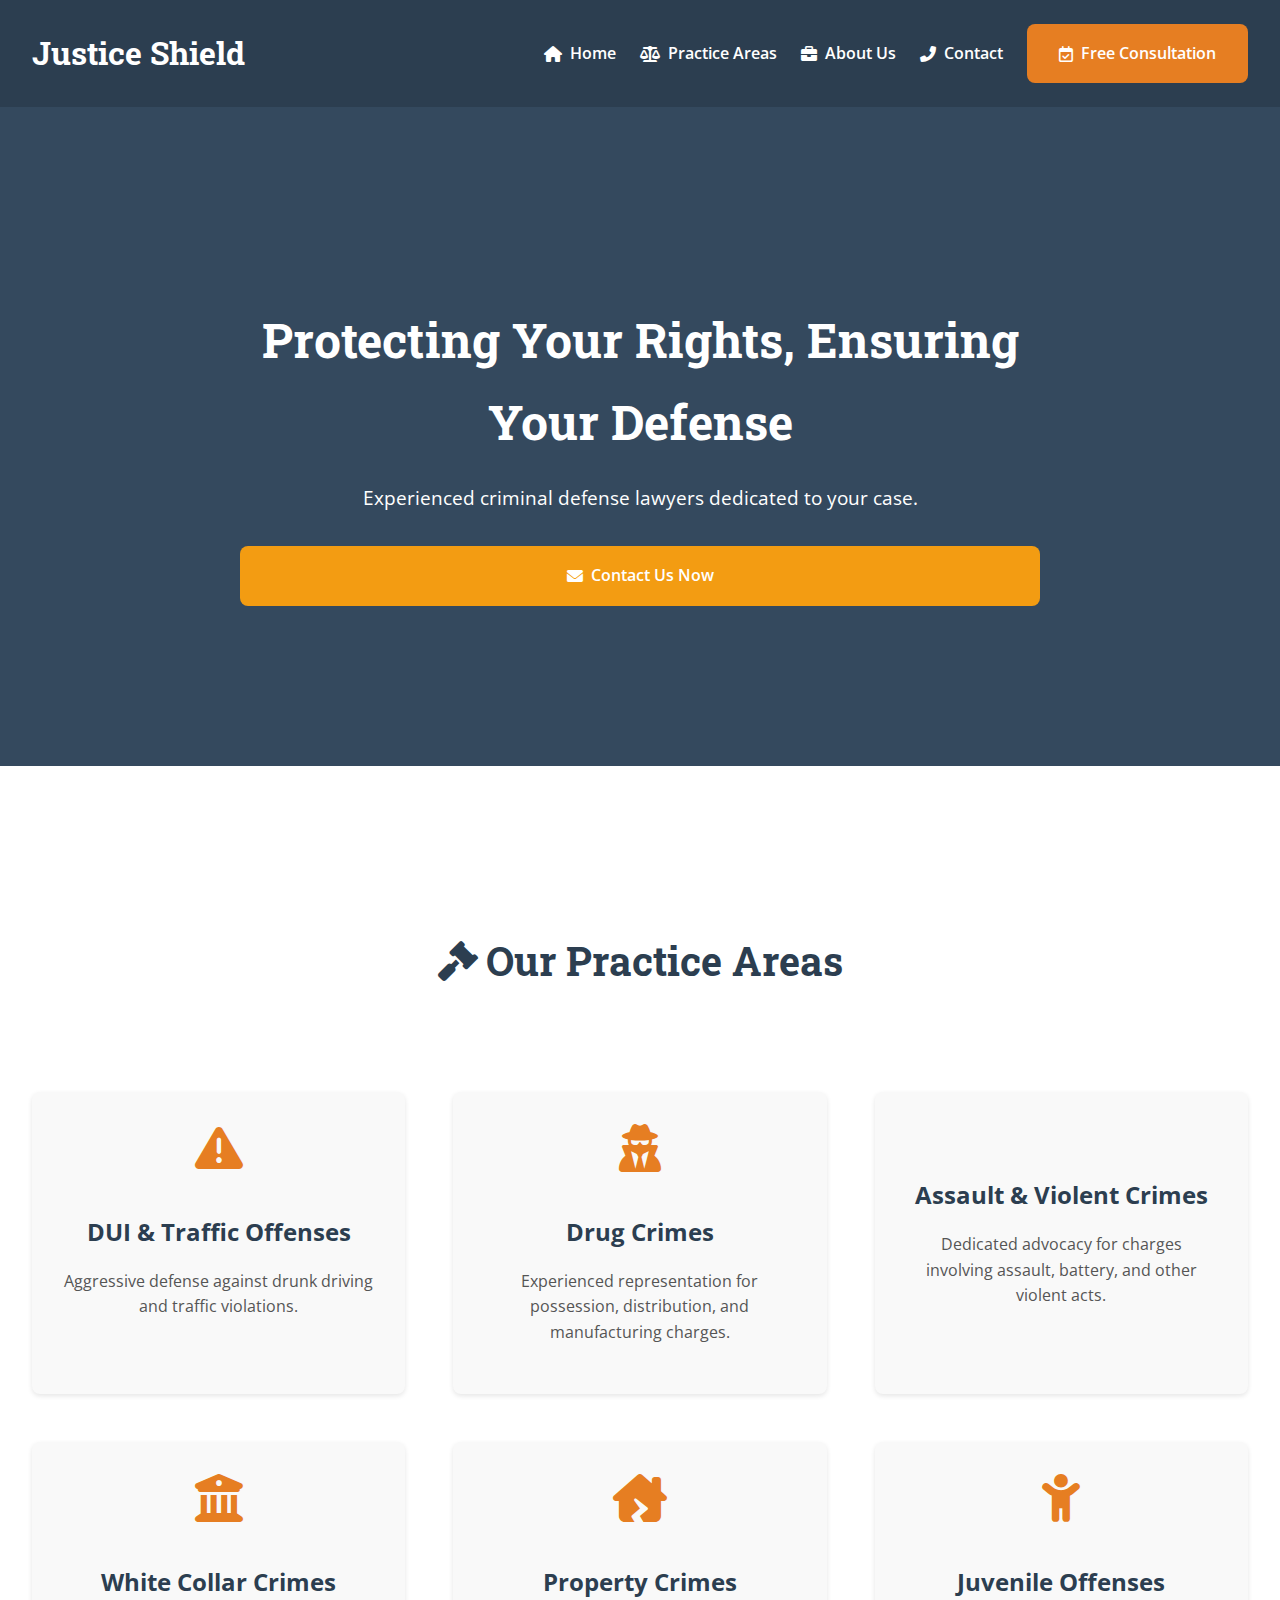
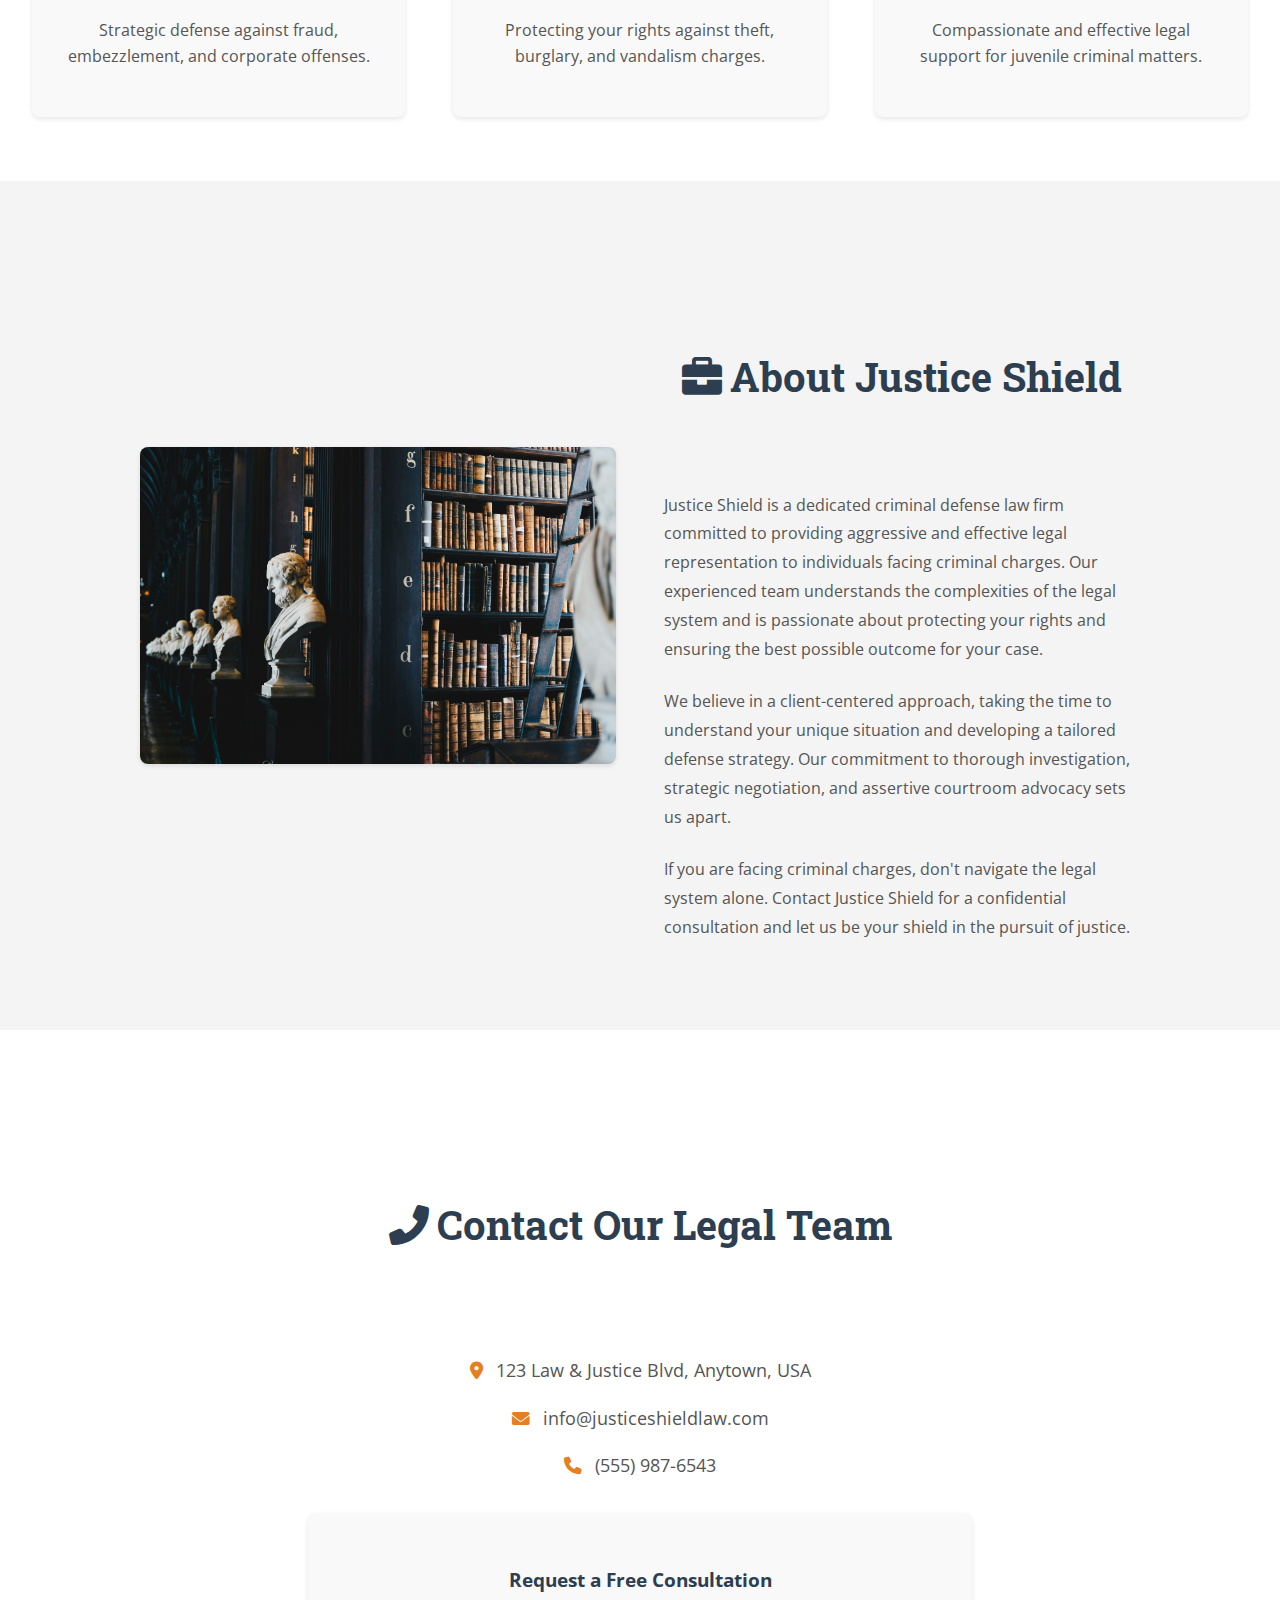
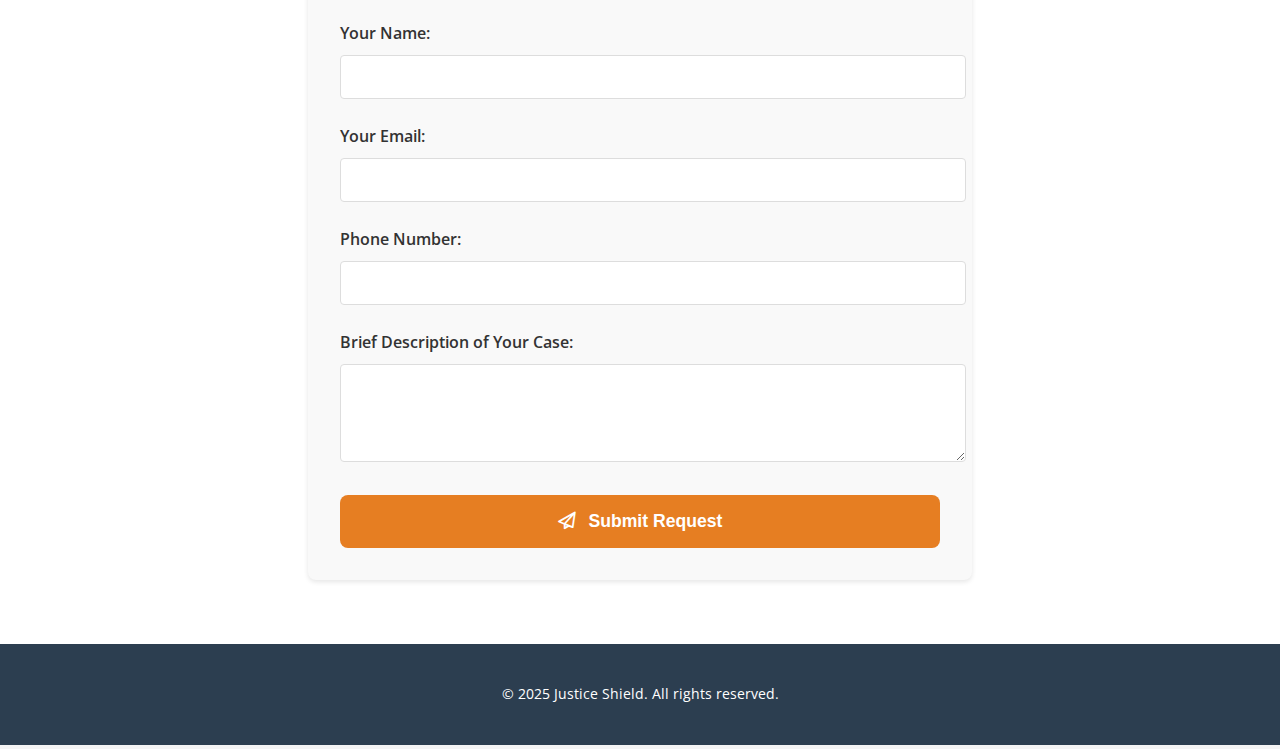
<file: CriminalDefenseAdvocates/index.html>
<!DOCTYPE html>
<html lang="en">
  <head>
    <meta charset="UTF-8" />
    <meta name="viewport" content="width=device-width, initial-scale=1.0" />
    <title>Justice Shield - Your Criminal Defense Advocates</title>
    <link
      href="https://fonts.googleapis.com/css2?family=Roboto+Slab:wght@400;700&family=Open+Sans:wght@400;600&display=swap"
      rel="stylesheet"
    />
    <link
      rel="stylesheet"
      href="https://cdnjs.cloudflare.com/ajax/libs/font-awesome/6.0.0-beta3/css/all.min.css"
    />
    <link rel="stylesheet" href="style.css" />
    <link rel="icon" href="/images/favicon.png" type="image/png" />
  </head>
  <body>
    <header>
      <div class="logo">
        <span class="logo-text">Justice Shield</span>
      </div>
      <nav>
        <ul>
          <li>
            <a href="#home"><i class="fas fa-home"></i> Home</a>
          </li>
          <li>
            <a href="#practice-areas"
              ><i class="fas fa-balance-scale"></i> Practice Areas</a
            >
          </li>
          <li>
            <a href="#about"><i class="fas fa-briefcase"></i> About Us</a>
          </li>
          <li>
            <a href="#contact"><i class="fas fa-phone-alt"></i> Contact</a>
          </li>
          <li class="cta">
            <a href="#consultation" class="btn btn-primary"
              ><i class="far fa-calendar-check"></i> Free Consultation</a
            >
          </li>
        </ul>
      </nav>
    </header>
    <section id="hero">
      <div class="hero-content">
        <h1>Protecting Your Rights, Ensuring Your Defense</h1>
        <p>Experienced criminal defense lawyers dedicated to your case.</p>
        <a href="#contact" class="btn btn-secondary"
          ><i class="fas fa-envelope"></i> Contact Us Now</a
        >
      </div>
    </section>

    <section id="practice-areas">
      <h2 class="section-title">
        <i class="fas fa-gavel"></i> Our Practice Areas
      </h2>
      <div class="practice-grid">
        <div class="practice-item">
          <i class="fas fa-exclamation-triangle"></i>
          <h3>DUI & Traffic Offenses</h3>
          <p>
            Aggressive defense against drunk driving and traffic violations.
          </p>
        </div>
        <div class="practice-item">
          <i class="fas fa-user-secret"></i>
          <h3>Drug Crimes</h3>
          <p>
            Experienced representation for possession, distribution, and
            manufacturing charges.
          </p>
        </div>
        <div class="practice-item">
          <i class="fas fa-handcuffs"></i>
          <h3>Assault & Violent Crimes</h3>
          <p>
            Dedicated advocacy for charges involving assault, battery, and other
            violent acts.
          </p>
        </div>
        <div class="practice-item">
          <i class="fas fa-building-columns"></i>
          <h3>White Collar Crimes</h3>
          <p>
            Strategic defense against fraud, embezzlement, and corporate
            offenses.
          </p>
        </div>
        <div class="practice-item">
          <i class="fas fa-house-damage"></i>
          <h3>Property Crimes</h3>
          <p>
            Protecting your rights against theft, burglary, and vandalism
            charges.
          </p>
        </div>
        <div class="practice-item">
          <i class="fas fa-child"></i>
          <h3>Juvenile Offenses</h3>
          <p>
            Compassionate and effective legal support for juvenile criminal
            matters.
          </p>
        </div>
      </div>
    </section>

    <section id="about">
      <div class="about-container">
        <div class="about-image">
          <img
            src="images/lowyer.jpg"
            alt="Law Office Interior"
          />
        </div>
        <div class="about-text">
          <h2 class="section-title">
            <i class="fas fa-briefcase"></i> About Justice Shield
          </h2>
          <p>
            Justice Shield is a dedicated criminal defense law firm committed to
            providing aggressive and effective legal representation to
            individuals facing criminal charges. Our experienced team
            understands the complexities of the legal system and is passionate
            about protecting your rights and ensuring the best possible outcome
            for your case.
          </p>
          <p>
            We believe in a client-centered approach, taking the time to
            understand your unique situation and developing a tailored defense
            strategy. Our commitment to thorough investigation, strategic
            negotiation, and assertive courtroom advocacy sets us apart.
          </p>
          <p>
            If you are facing criminal charges, don't navigate the legal system
            alone. Contact Justice Shield for a confidential consultation and
            let us be your shield in the pursuit of justice.
          </p>
        </div>
      </div>
    </section>

    <section id="contact">
      <h2 class="section-title">
        <i class="fas fa-phone-alt"></i> Contact Our Legal Team
      </h2>
      <div class="contact-details">
        <p>
          <i class="fas fa-map-marker-alt"></i> 123 Law & Justice Blvd, Anytown,
          USA
        </p>
        <p><i class="fas fa-envelope"></i> info@justiceshieldlaw.com</p>
        <p><i class="fas fa-phone"></i> (555) 987-6543</p>
      </div>
      <div class="contact-form">
        <h3>Request a Free Consultation</h3>
        <form id="consultation-form">
          <div class="form-group">
            <label for="name">Your Name:</label>
            <input type="text" id="name" name="name" required />
          </div>
          <div class="form-group">
            <label for="email">Your Email:</label>
            <input type="email" id="email" name="email" required />
          </div>
          <div class="form-group">
            <label for="phone">Phone Number:</label>
            <input type="tel" id="phone" name="phone" />
          </div>
          <div class="form-group">
            <label for="message">Brief Description of Your Case:</label>
            <textarea id="message" name="message" rows="4" required></textarea>
          </div>
          <button type="submit" class="btn btn-primary">
            <i class="far fa-paper-plane"></i> Submit Request
          </button>
        </form>
      </div>
    </section>

    <section id="consultation" class="hidden">
      <h2 class="section-title">
        <i class="far fa-calendar-check"></i> Schedule Your Free Consultation
      </h2>
      <p>
        Thank you for requesting a free consultation. Please fill out the form
        below, and a member of our team will contact you shortly to schedule a
        convenient time.
      </p>
    </section>

    <footer>
      <p>&copy; 2025 Justice Shield. All rights reserved.</p>
    </footer>
  </body>
</html>
</file>
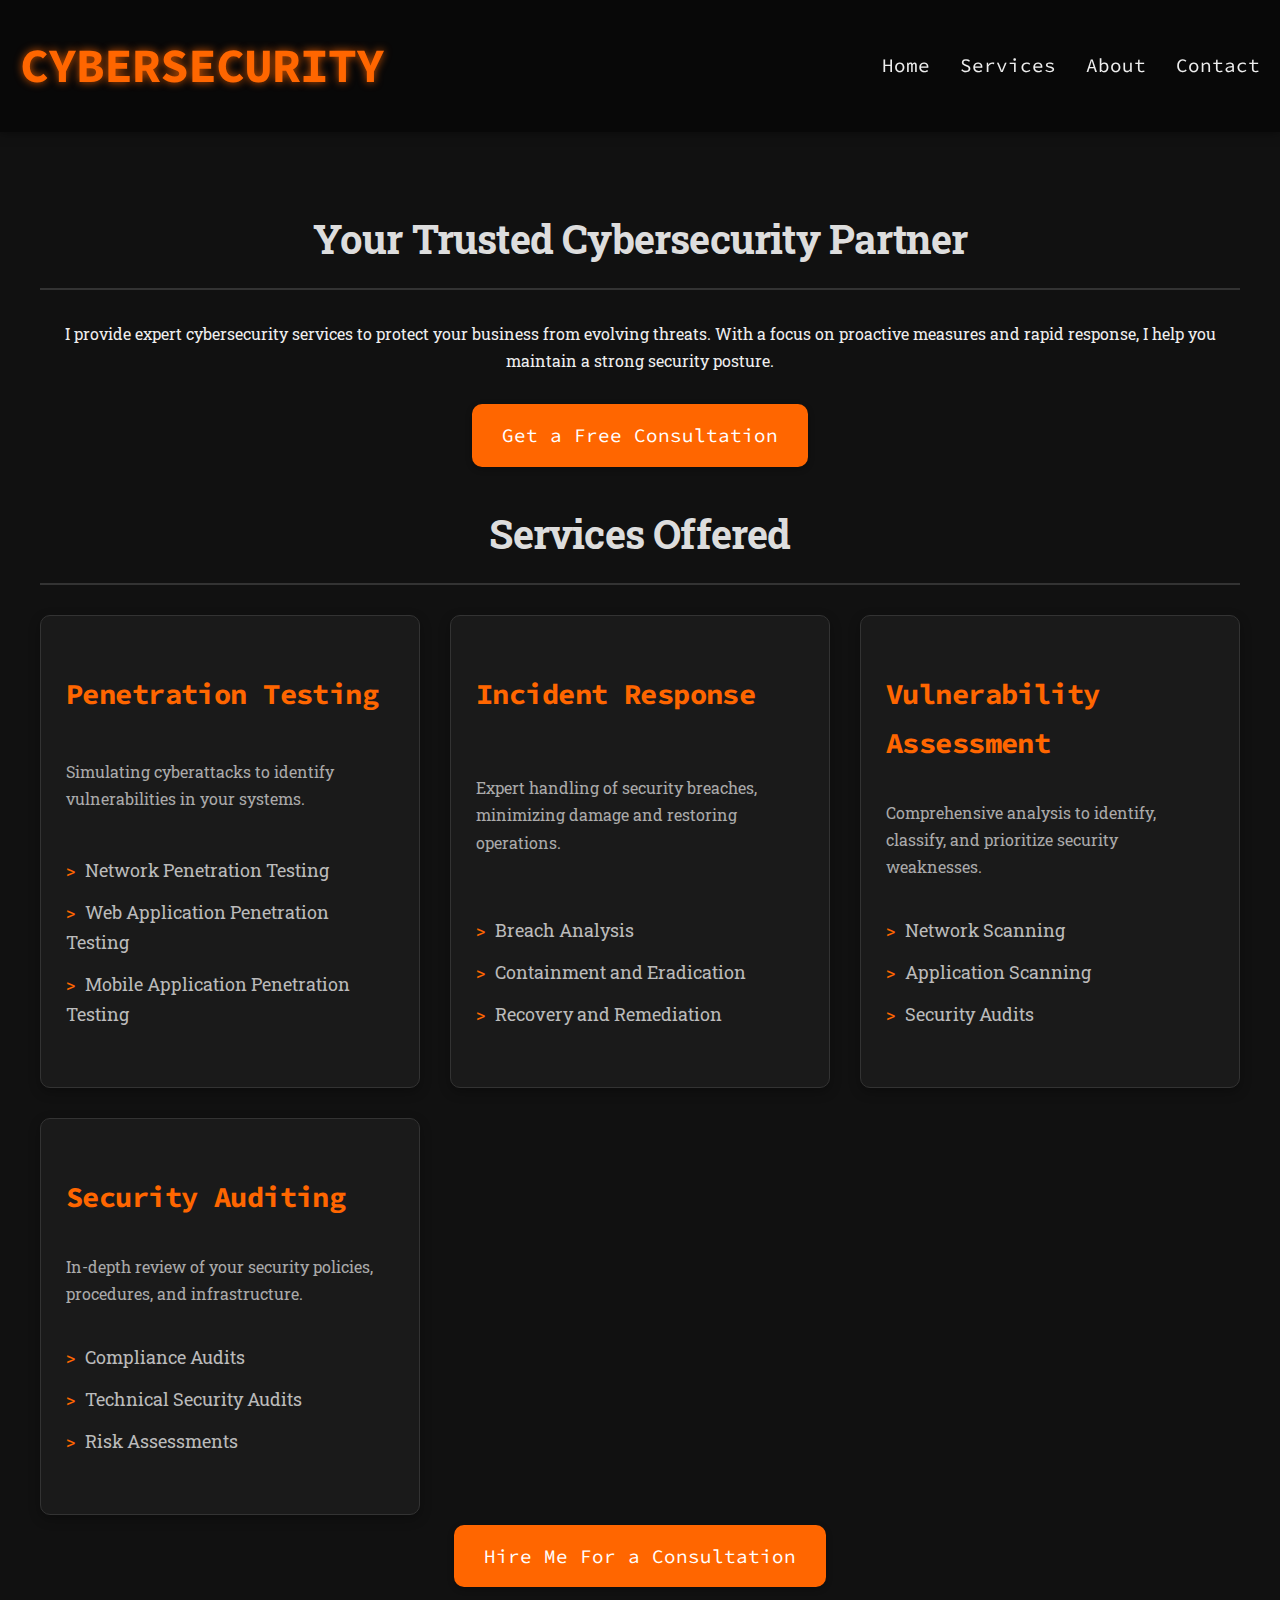
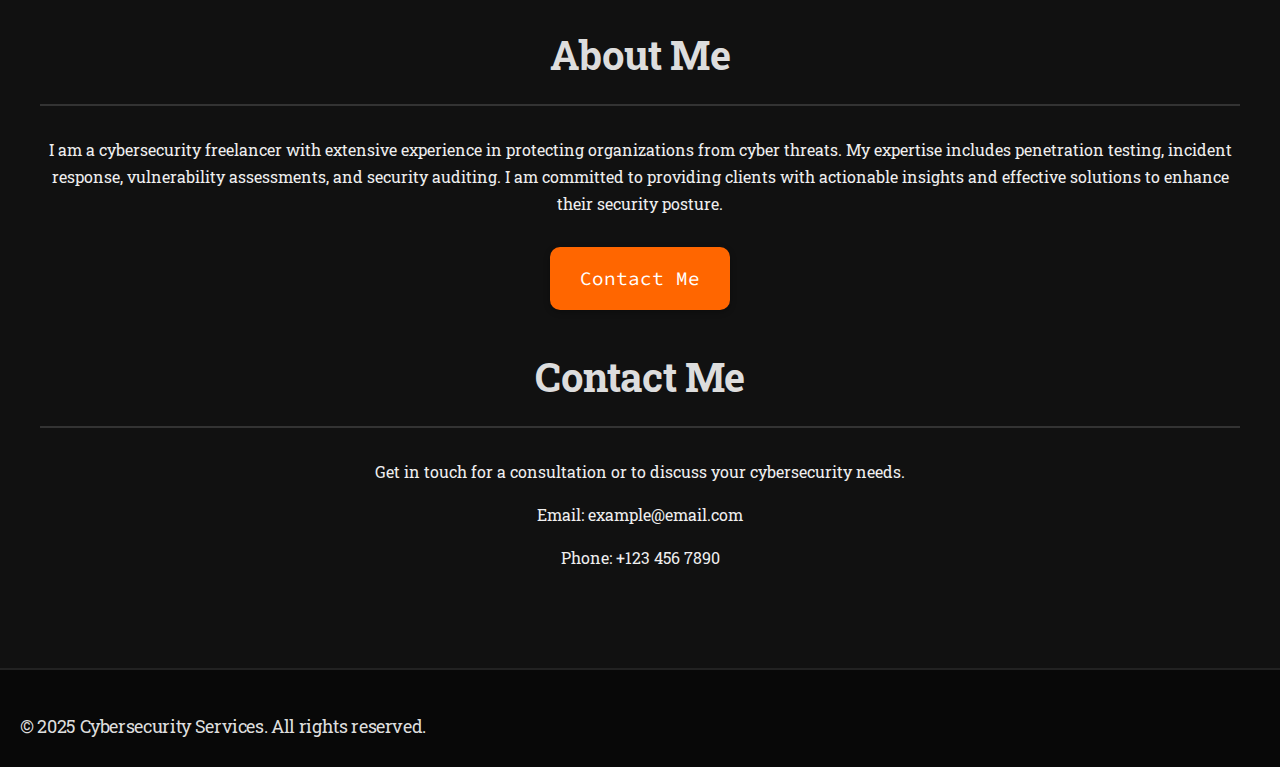
<file: Cybersecurity/index.html>
<!DOCTYPE html>
<html lang="en">
<head>
    <meta charset="UTF-8">
    <meta name="viewport" content="width=device-width, initial-scale=1.0">
    <title>Cybersecurity Specialist | Freelancer</title>
        <base href="/w300/"> 

    <link href="https://fonts.googleapis.com/css2?family=Roboto+Slab:wght@400;700&family=Source+Code+Pro:wght@400;600&display=swap" rel="stylesheet">
    <link rel="stylesheet" href="/Cybersecurity/style.css">
    <link rel="icon" href="/images/favicon.png" type="image/png">

</head>
<body>
    <header>
        <h1 class="header-animation">CYBERSECURITY</h1>
        <nav>
            <ul>
                <li><a href="#home">Home</a></li>
                <li><a href="#services">Services</a></li>
                <li><a href="#about">About</a></li>
                <li><a href="#contact">Contact</a></li>
            </ul>
        </nav>
    </header>
    <main>
        <section id="home">
            <h2 class="section-title">Your Trusted Cybersecurity Partner</h2>
            <p>I provide expert cybersecurity services to protect your business from evolving threats.  With a focus on proactive measures and rapid response, I help you maintain a strong security posture.</p>
            <div style="margin-top: 20px;">
                <a href="#contact" class="cta-button">Get a Free Consultation</a>
            </div>
        </section>
        <section id="services">
            <h2 class="section-title">Services Offered</h2>
            <div class="services-grid">
                <div class="service-card">
                    <h3>Penetration Testing</h3>
                    <p>Simulating cyberattacks to identify vulnerabilities in your systems.</p>
                    <ul>
                        <li>Network Penetration Testing</li>
                        <li>Web Application Penetration Testing</li>
                        <li>Mobile Application Penetration Testing</li>
                    </ul>
                </div>
                <div class="service-card">
                    <h3>Incident Response</h3>
                    <p>Expert handling of security breaches, minimizing damage and restoring operations.</p>
                    <ul>
                        <li>Breach Analysis</li>
                        <li>Containment and Eradication</li>
                        <li>Recovery and Remediation</li>
                    </ul>
                </div>
                <div class="service-card">
                    <h3>Vulnerability Assessment</h3>
                    <p>Comprehensive analysis to identify, classify, and prioritize security weaknesses.</p>
                    <ul>
                        <li>Network Scanning</li>
                        <li>Application Scanning</li>
                        <li>Security Audits</li>
                    </ul>
                </div>
                <div class="service-card">
                    <h3>Security Auditing</h3>
                    <p>In-depth review of your security policies, procedures, and infrastructure.</p>
                    <ul>
                        <li>Compliance Audits</li>
                        <li>Technical Security Audits</li>
                        <li>Risk Assessments</li>
                    </ul>
                </div>
            </div>
            <div style="text-align:center;">
            <a href="#contact" class="cta-button">Hire Me For a Consultation</a>
            </div>
        </section>
         <section id="about">
            <h2 class="section-title">About Me</h2>
            <p>I am a cybersecurity freelancer with extensive experience in protecting organizations from cyber threats.  My expertise includes penetration testing, incident response, vulnerability assessments, and security auditing.  I am committed to providing clients with actionable insights and effective solutions to enhance their security posture.</p>
             <div style="margin-top: 20px;">
                <a href="#contact" class="cta-button">Contact Me</a>
            </div>
        </section>
         <section id="contact">
            <h2 class="section-title">Contact Me</h2>
            <p>Get in touch for a consultation or to discuss your cybersecurity needs.</p>
            <p>Email: example@email.com</p>
            <p>Phone: +123 456 7890</p>
        </section>
    </main>
    <footer>
        <p>© 2025 Cybersecurity Services. All rights reserved.</p>
        <ul>
            <li><a href="#"><i class="fab fa-linkedin"></i></a></li>
            <li><a href="#"><i class="fab fa-github"></i></a></li>
            <li><a href="#"><i class="fas fa-envelope"></i></a></li>
        </ul>
    </footer>
</body>
</html>
</file>
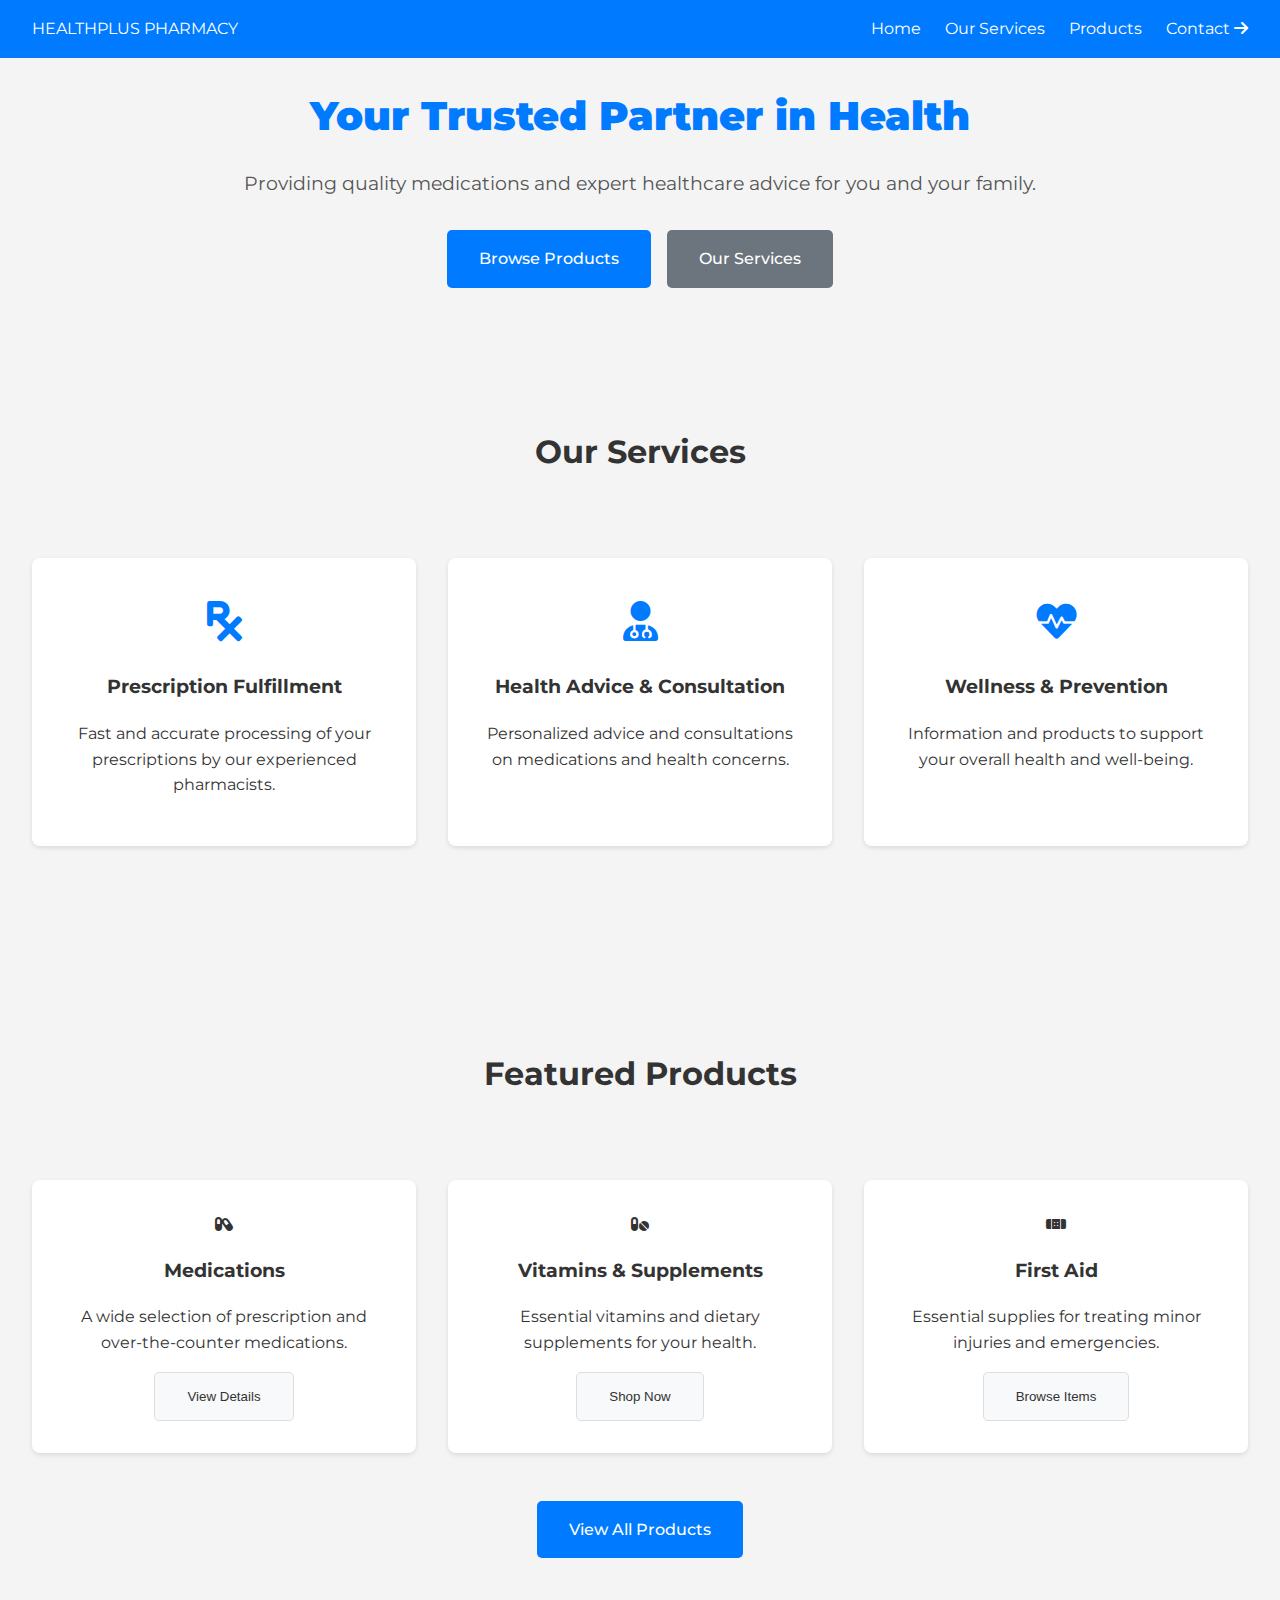
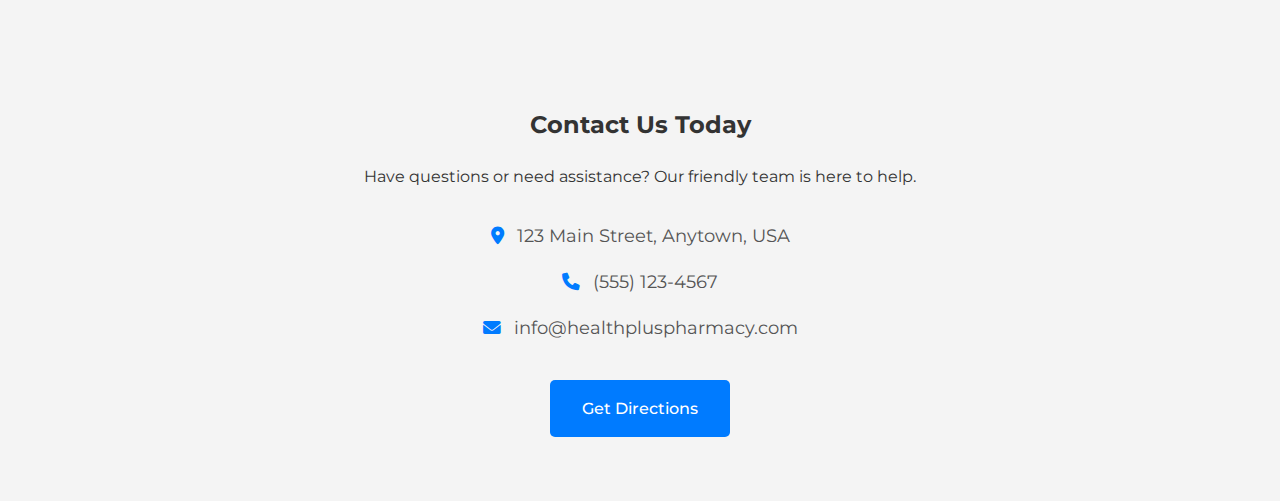
<file: Pharmacy/index.html>
<!DOCTYPE html>
<html lang="en">
  <head>
    <meta charset="UTF-8" />
    <meta name="viewport" content="width=device-width, initial-scale=1.0" />
    <title>Your Local Pharmacy - Health & Wellness</title>
    <link
      href="https://fonts.googleapis.com/css2?family=Montserrat:wght@400;500;700&display=swap"
      rel="stylesheet"
    />
    <link
      rel="stylesheet"
      href="https://cdnjs.cloudflare.com/ajax/libs/font-awesome/6.0.0-beta3/css/all.min.css"
    />
    <link rel="stylesheet" href="/Pharmacy/style.css" />
    <link rel="icon" href="/images/favicon.png" type="image/png" />
  </head>
  <body>
    <header>
      <div class="logo">
        <span class="logo-text">HEALTHPLUS PHARMACY</span>
      </div>
      <div class="menu-toggle" id="mobile-menu">
        <i class="fas fa-bars"></i>
      </div>
      <nav id="main-nav">
        <ul>
          <li><a href="#home">Home</a></li>
          <li><a href="#services">Our Services</a></li>
          <li><a href="#products">Products</a></li>
          <li>
            <a href="#contact"
              >Contact <i class="fas fa-arrow-right contact-icon"></i
            ></a>
          </li>
        </ul>
      </nav>
    </header>

    <section id="home">
      <div class="hero-content">
        <h1>Your Trusted Partner in Health</h1>
        <p>
          Providing quality medications and expert healthcare advice for you and
          your family.
        </p>
        <div class="hero-buttons">
          <a href="#products" class="btn btn-primary">Browse Products</a>
          <a href="#services" class="btn btn-secondary">Our Services</a>
        </div>
      </div>
    </section>

    <section id="services">
      <h2 class="section-title">Our Services</h2>
      <div class="service-grid">
        <div class="service-card">
          <div class="service-icon prescription">
            <i class="fas fa-prescription"></i>
          </div>
          <h3>Prescription Fulfillment</h3>
          <p>
            Fast and accurate processing of your prescriptions by our
            experienced pharmacists.
          </p>
        </div>

        <div class="service-card">
          <div class="service-icon advice">
            <i class="fas fa-user-md"></i>
          </div>
          <h3>Health Advice & Consultation</h3>
          <p>
            Personalized advice and consultations on medications and health
            concerns.
          </p>
        </div>

        <div class="service-card">
          <div class="service-icon wellness">
            <i class="fas fa-heartbeat"></i>
          </div>
          <h3>Wellness & Prevention</h3>
          <p>
            Information and products to support your overall health and
            well-being.
          </p>
        </div>
      </div>
    </section>

    <section id="products">
      <h2 class="section-title">Featured Products</h2>
      <div class="product-grid">
        <div class="product-card">
          <div class="product-icon">
            <i class="fas fa-capsules"></i>
          </div>
          <h3>Medications</h3>
          <p>
            A wide selection of prescription and over-the-counter medications.
          </p>
          <button class="btn btn-tertiary">View Details</button>
        </div>

        <div class="product-card">
          <div class="product-icon">
            <i class="fas fa-pills"></i>
          </div>
          <h3>Vitamins & Supplements</h3>
          <p>Essential vitamins and dietary supplements for your health.</p>
          <button class="btn btn-tertiary">Shop Now</button>
        </div>

        <div class="product-card">
          <div class="product-icon">
            <i class="fas fa-band-aid"></i>
          </div>
          <h3>First Aid</h3>
          <p>Essential supplies for treating minor injuries and emergencies.</p>
          <button class="btn btn-tertiary">Browse Items</button>
        </div>
      </div>
      <div class="view-all-products">
        <a href="#" class="btn btn-primary">View All Products</a>
      </div>
    </section>

    <section id="contact">
      <div class="contact-content">
        <h2>Contact Us Today</h2>
        <p>
          Have questions or need assistance? Our friendly team is here to help.
        </p>
        <div class="contact-details">
          <p>
            <i class="fas fa-map-marker-alt"></i> 123 Main Street, Anytown, USA
          </p>
          <p><i class="fas fa-phone"></i> (555) 123-4567</p>
          <p><i class="fas fa-envelope"></i> info@healthpluspharmacy.com</p>
        </div>
        <a href="#" class="btn btn-primary get-directions">Get Directions</a>
      </div>
    </section>
  </body>
</html>
</file>
<file: CriminalDefenseAdvocates/style.css>
html {
    scroll-behavior: smooth;
}
body {
    font-family: 'Open Sans', sans-serif;
    margin: 0;
    line-height: 1.7;
    color: #333;
    background-color: #f4f4f4;
}

header {
    background-color: #2c3e50;
    color: white;
    padding: 1.5rem 2rem;
    display: flex;
    justify-content: space-between;
    align-items: center;
    box-shadow: 0 2px 5px rgba(0, 0, 0, 0.1);
}

.logo-text {
    font-family: 'Roboto Slab', serif;
    font-size: 2rem;
    font-weight: 700;
}

nav ul {
    list-style: none;
    padding: 0;
    margin: 0;
    display: flex;
    align-items: center;
}

nav li {
    margin-left: 1.5rem;
}

nav a {
    color: white;
    text-decoration: none;
    font-weight: 600;
    transition: color 0.3s ease;
    display: flex;
    align-items: center;
}

nav a i {
    margin-right: 0.5rem;
}

nav a:hover {
    color: #ddd;
}

.cta a.btn-primary {
    background-color: #e67e22; 
}

.cta a.btn-primary:hover {
    background-color: #d35400;
}

#hero {
    background-color: #34495e; 
    color: white;
    text-align: center;
    padding: 10rem 2rem;
    display: flex;
    justify-content: center;
    align-items: center;
}

.hero-content {
    max-width: 800px;
}

.hero-content h1 {
    font-family: 'Roboto Slab', serif;
    font-size: 3rem;
    font-weight: 700;
    margin-bottom: 1rem;
}

.hero-content p {
    font-size: 1.2rem;
    margin-bottom: 2rem;
}

.btn {
    display: inline-block;
    padding: 1rem 2rem;
    text-decoration: none;
    border-radius: 8px;
    font-weight: 600;
    transition: background-color 0.3s ease, color 0.3s ease;
    display: flex;
    align-items: center;
    justify-content: center;
}

.btn i {
    margin-right: 0.5rem;
}

.btn-primary {
    background-color: #e67e22; 
    color: white;
}

.btn-primary:hover {
    background-color: #d35400;
}

.btn-secondary {
    background-color: #f39c12;
    color: white;
}

.btn-secondary:hover {
    background-color: #e67e22;
}

.section-title {
    font-family: 'Roboto Slab', serif;
    font-size: 2.5rem;
    font-weight: 700;
    text-align: center;
    padding: 4rem 0;
    color: #2c3e50;
    display: flex;
    align-items: center;
    justify-content: center;
}

.section-title i {
    margin-right: 0.5rem;
}

#practice-areas {
    padding: 4rem 2rem;
    background-color: #fff;
}

.practice-grid {
    display: grid;
    grid-template-columns: repeat(auto-fit, minmax(300px, 1fr));
    gap: 3rem;
    margin-top: 2rem;
}

.practice-item {
    background-color: #f9f9f9;
    border-radius: 8px;
    padding: 2rem;
    text-align: center;
    box-shadow: 0 2px 5px rgba(0, 0, 0, 0.1);
}

.practice-item i {
    font-size: 3rem;
    color: #e67e22;
    margin-bottom: 1rem;
}

.practice-item h3 {
    font-size: 1.5rem;
    color: #2c3e50;
    margin-bottom: 0.75rem;
}

.practice-item p {
    color: #555;
    line-height: 1.6;
}

#about {
    padding: 4rem 2rem;
    background-color: #f4f4f4;
}

.about-container {
    max-width: 1000px;
    margin: 0 auto;
    display: flex;
    align-items: center;
    gap: 3rem;
}

.about-image {
    flex: 1;
    border-radius: 8px;
    overflow: hidden;
    box-shadow: 0 2px 5px rgba(0, 0, 0, 0.1);
}

.about-image img {
    width: 100%;
    height: auto;
    display: block;
}

.about-text {
    flex: 1;
    text-align: left;
}

.about-text h2 {
    color: #2c3e50;
    margin-bottom: 1rem;
}

.about-text p {
    line-height: 1.8;
    color: #555;
    margin-bottom: 1.5rem;
}

#contact {
    padding: 4rem 2rem;
    background-color: #fff;
    text-align: center;
}

.contact-details {
    font-size: 1.1rem;
    color: #555;
    margin-bottom: 2rem;
}

.contact-details p {
    margin-bottom: 0.75rem;
}

.contact-details i {
    margin-right: 0.5rem;
    color: #e67e22;
}

.contact-form {
    max-width: 600px;
    margin: 2rem auto 0;
    text-align: left;
    padding: 2rem;
    background-color: #f9f9f9;
    border-radius: 8px;
    box-shadow: 0 2px 5px rgba(0, 0, 0, 0.1);
}

.contact-form h3 {
    color: #2c3e50;
    margin-bottom: 1.5rem;
    text-align: center;
}

.form-group {
    margin-bottom: 1.5rem;
}

.form-group label {
    display: block;
    font-weight: 600;
    color: #333;
    margin-bottom: 0.5rem;
}

.form-group input[type="text"],
.form-group input[type="email"],
.form-group input[type="tel"],
.form-group textarea {
    width: 100%;
    padding: 0.75rem;
    border: 1px solid #ddd;
    border-radius: 4px;
    font-size: 1rem;
}

.form-group textarea {
    resize: vertical;
}

.contact-form button[type="submit"] {
    display: block;
    width: 100%;
    padding: 1rem;
    background-color: #e67e22;
    color: white;
    border: none;
    border-radius: 8px;
    font-size: 1.1rem;
    font-weight: 600;
    cursor: pointer;
    transition: background-color 0.3s ease;
}

.contact-form button[type="submit"]:hover {
    background-color: #d35400;
}

#consultation {
    padding: 4rem 2rem;
    background-color: #f9f9f9;
    text-align: center;
}

#consultation.hidden {
    display: none;
}

#consultation h2 {
    color: #2c3e50;
    margin-bottom: 1rem;
}

#consultation p {
    color: #555;
    font-size: 1.1rem;
    margin-bottom: 2rem;
}

footer {
    background-color: #2c3e50;
    color: white;
    text-align: center;
    padding: 1.5rem 0;
    font-size: 0.9rem;
}

@media (max-width: 768px) {
    header {
        flex-direction: column;
        align-items: center;
        text-align: center;
    }

    nav ul {
        flex-direction: column;
        margin-top: 1rem;
    }

    nav li {
        margin: 0.5rem 0;
    }

    .cta {
        margin-top: 1rem;
    }

    .about-container {
        flex-direction: column;
    }

    .about-text {
        text-align: center;
    }
}
</file>
<file: Cybersecurity/style.css>
html {
    scroll-behavior: smooth;
}
body {
    font-family: 'Roboto Slab', serif;
    margin: 0;
    padding: 0;
    background-color: #111;
    color: #eee;
    line-height: 1.7;
    text-align: center;
}
header {
    background-color: #080808;
    padding: 25px 0;
    text-align: center;
    box-shadow: 0 0 10px rgba(0,0,0,0.5);
    position: sticky;
    top: 0;
    z-index: 100;
    display: flex;
    justify-content: space-between;
    align-items: center;
    padding-left: 20px;
    padding-right: 20px;
}
header h1 {
    font-family: 'Source Code Pro', monospace;
    color: #ff6600;
    margin: 0;
    font-size: 3em;
    letter-spacing: -0.02em;
    text-shadow: 0 0 8px rgba(255,102,0,0.8);
}
nav {
   
}
nav ul {
    list-style: none;
    padding: 0;
    margin: 0;
    display: flex;
    gap: 30px;
}
nav ul li {
   
}
nav ul li a {
    color: #eee;
    text-decoration: none;
    font-family: 'Source Code Pro', monospace;
    font-size: 1.2em;
    transition: color 0.2s ease;
    display: block;
    padding: 10px 0;
}
nav ul li a:hover {
    color: #ff6600;
}
main {
    padding: 40px 20px;
    max-width: 1200px;
    margin: 0 auto;
}
.section-title {
    font-family: 'Roboto Slab', serif;
    font-size: 2.5em;
    color: #ddd;
    text-align: center;
    margin-bottom: 30px;
    letter-spacing: -0.02em;
    border-bottom: 2px solid #333;
    padding-bottom: 15px;
}
.services-grid {
    display: grid;
    grid-template-columns: repeat(auto-fit, minmax(300px, 1fr));
    gap: 30px;
    margin-top: 30px;
    justify-content: center;
}
.service-card {
    background-color: #1a1a1a;
    border-radius: 10px;
    box-shadow: 0 4px 12px rgba(0,0,0,0.3);
    padding: 25px;
    transition: transform 0.3s ease, box-shadow 0.3s ease;
    border: 1px solid #333;
    text-align: left;
    display: flex;
    flex-direction: column;
    justify-content: space-between;
}
.service-card:hover {
    transform: translateY(-8px);
    box-shadow: 0 6px 18px rgba(0,0,0,0.4);
    border-color: #ff6600;
}
.service-card h3 {
    font-family: 'Source Code Pro', monospace;
    font-size: 1.8em;
    color: #ff6600;
    margin-bottom: 15px;
    letter-spacing: -0.02em;
}
.service-card p {
    color: #aaa;
    line-height: 1.7;
    margin-bottom: 20px;
}
.service-card ul {
    list-style: none;
    padding: 0;
    margin-bottom: 20px;
}
.service-card ul li {
    margin-bottom: 12px;
    color: #bbb;
    font-size: 1.1em;
}
.service-card ul li:before {
    content: '>';
    color: #ff6600;
    margin-right: 10px;
}

.cta-button {
    display: inline-block;
    padding: 15px 30px;
    background-color: #ff6600;
    color: #fff;
    font-family: 'Source Code Pro', monospace;
    border-radius: 10px;
    text-decoration: none;
    font-size: 1.2em;
    transition: background-color 0.3s ease, transform 0.2s ease;
    border: none;
    cursor: pointer;
    margin-top: 10px;
    box-shadow: 0 2px 6px rgba(0,0,0,0.3);
}

.cta-button:hover {
    background-color: #cc5200;
    transform: scale(1.05);
    box-shadow: 0 3px 8px rgba(0,0,0,0.4);
}

footer {
    background-color: #080808;
    color: #ddd;
    padding: 25px 0;
    text-align: center;
    margin-top: 40px;
    border-top: 2px solid #222;
    display: flex;
    justify-content: space-between;
    align-items: center;
    padding-left: 20px;
    padding-right: 20px;
    flex-wrap: wrap;
}
footer p {
    font-size: 1.1em;
    letter-spacing: -0.02em;
    margin-right: auto;
    margin-bottom: 0;
}
footer ul {
    list-style: none;
    padding: 0;
    margin: 0;
    display: flex;
    margin-left: auto;
    gap: 30px;
        }
        footer ul li {
           
        }
        footer ul li a {
            color: #ddd;
            font-size: 1.4em;
            transition: color 0.2s ease;
            text-decoration: none;
        }
        footer ul li a:hover {
            color: #ff6600;
        }

/* Keyframes for subtle animation - pulse */
@keyframes pulse {
    0% { transform: scale(1); }
    50% { transform: scale(1.06); }
    100% { transform: scale(1); }
}
.header-animation {
    animation: pulse 2s infinite;
}

/* Responsive adjustments for smaller screens */
@media screen and (max-width: 768px) {
    .services-grid {
        grid-template-columns: 1fr;
    }
    header h1{
        font-size: 2.5em;
    }
     .section-title{
        font-size: 2em;
    }
    header {
        flex-direction: column;
        align-items: flex-start;
    }
    header h1{
        margin-bottom: 10px;
    }
    nav ul{
        flex-direction: column;
        gap: 10px;
    }
    nav ul li{
        margin-left: 0;
        margin-top: 0;
    }
    footer{
        flex-direction: column;
        text-align: center;
    }
    footer p{
        margin-bottom: 10px;
        margin-right: 0;
    }
    footer ul{
        margin-left: 0;
        flex-direction: row;
        gap: 20px;
    }
    footer ul li{
        margin-left: 0;
        margin-top: 0;
    }
}
</file>
<file: Pharmacy/style.css>
body {
    font-family: 'Montserrat', sans-serif;
    margin: 0;
    line-height: 1.6;
    color: #333;
    background-color: #f4f4f4;
    text-align: center; /* Center text content by default */
}

header {
    background-color: #007bff;
    color: white;
    padding: 1rem 2rem;
    display: flex;
    justify-content: space-between;
    align-items: center;
    position: sticky;
    top: 0;
    z-index: 100;
}

.logo {
    text-align: left; /* Keep logo aligned left */
}

nav {
    text-align: right; /* Keep navigation aligned right */
}

nav ul {
    list-style: none;
    padding: 0;
    margin: 0;
    display: flex;
}

nav li {
    margin-left: 1.5rem;
}

nav a {
    color: white;
    text-decoration: none;
    transition: color 0.3s ease;
}

nav a:hover {
    color: #ddd;
}

.menu-toggle {
    display: none;
    font-size: 1.5rem;
    cursor: pointer;
}

#hero {
    background-color: #e9ecef;
    padding: 5rem 2rem;
}

.hero-content {
    max-width: 800px;
    margin: 0 auto; /* Center the content block */
}

.hero-content h1 {
    font-size: 2.5rem;
    font-weight: 900;
    margin-bottom: 1rem;
    color: #007bff;
}

.hero-content p {
    font-size: 1.2rem;
    color: #555;
    margin-bottom: 2rem;
}

.hero-buttons {
    display: flex;
    justify-content: center; /* Center buttons horizontally */
    gap: 1rem;
}

.btn {
    display: inline-block;
    padding: 1rem 2rem;
    text-decoration: none;
    border-radius: 5px;
    font-weight: 500;
    transition: background-color 0.3s ease;
}

.btn-primary {
    background-color: #007bff;
    color: white;
}

.btn-primary:hover {
    background-color: #0056b3;
}

.btn-secondary {
    background-color: #6c757d;
    color: white;
}

.btn-secondary:hover {
    background-color: #545b62;
}

.btn-tertiary {
    background-color: #f8f9fa;
    color: #333;
    border: 1px solid #ddd;
}

.btn-tertiary:hover {
    background-color: #e2e6ea;
}

.section-title {
    font-size: 2rem;
    font-weight: 700;
    padding: 3rem 0;
    color: #333;
}

#services, #products, #contact {
    padding: 4rem 2rem;
}

.service-grid, .product-grid {
    display: grid;
    grid-template-columns: repeat(auto-fit, minmax(300px, 1fr));
    gap: 2rem;
    margin-top: 2rem;
}

.service-card, .product-card {
    background-color: white;
    padding: 2rem;
    border-radius: 8px;
    box-shadow: 0 2px 5px rgba(0, 0, 0, 0.1);
    text-align: center; /* Center content within cards */
    margin: 0 auto; /* Center cards horizontally in the grid (if needed for smaller screens) */
    max-width: 400px; /* Optional: Limit card width */
}

.service-icon {
    font-size: 2.5rem;
    color: #007bff;
    margin-bottom: 1rem;
}

.product-card img {
    max-width: 80%; /* Adjust image width within the card */
    height: auto;
    margin-bottom: 1rem;
    border-radius: 5px;
}

.view-all-products {
    margin-top: 3rem;
}

.contact-content {
    max-width: 800px;
    margin: 0 auto;
}

.contact-details {
    margin-top: 2rem;
    font-size: 1.1rem;
    color: #555;
}

.contact-details p {
    margin-bottom: 0.5rem;
}

.contact-details i {
    margin-right: 0.5rem;
    color: #007bff;
}

.get-directions {
    margin-top: 30px;
}

/* Mobile Styles */
@media (max-width: 768px) {
    header {
        flex-direction: column;
        align-items: flex-start;
    }

    .logo {
        margin-bottom: 1rem;
    }

    nav {
        display: none;
        position: static;
        width: 100%;
        text-align: center;
        box-shadow: none;
    }

    nav.open {
        display: block;
    }

    nav ul {
        flex-direction: column;
        padding: 0;
    }

    nav li {
        margin: 0.5rem 0;
    }

    .menu-toggle {
        display: block;
        position: absolute;
        top: 1rem;
        right: 1rem;
    }

    .hero-content h1 {
        font-size: 2rem;
    }

    .hero-content p {
        font-size: 1rem;
    }

    .hero-buttons {
        flex-direction: column;
        align-items: center;
        gap: 0.5rem;
    }

    .section-title {
        font-size: 1.75rem;
    }

    .service-grid, .product-grid {
        grid-template-columns: 1fr;
    }

    .btn {
        padding: 0.75rem 1.5rem;
        font-size: 1rem;
    }
}
</file>
